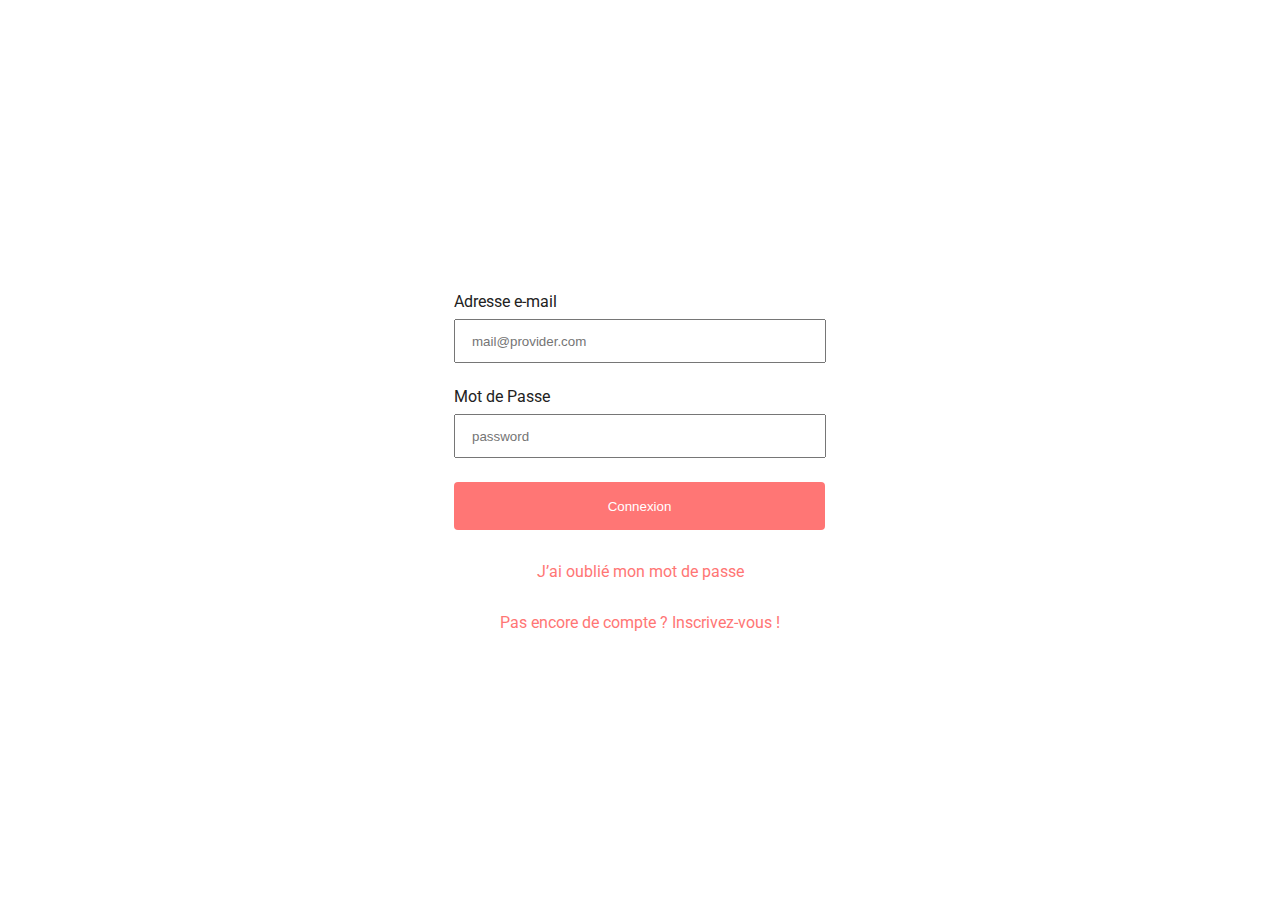
<file: index.html>
<!DOCTYPE html>
<html lang="fr">
<head>
    <meta charset="UTF-8">
    <meta http-equiv="X-UA-Compatible" content="IE=edge">
    <meta name="viewport" content="width=device-width, initial-scale=1.0">
    <title>01 Login Mobile/ Desktop</title>
    <link rel="stylesheet" href="style_login.css">
    <script type="module" src="./main_login.js" ></script>
    
    <link rel="preconnect" href="https://fonts.googleapis.com">
<link rel="preconnect" href="https://fonts.gstatic.com" crossorigin>
<link href="https://fonts.googleapis.com/css2?family=Roboto:wght@400;500&display=swap" rel="stylesheet">
</head>

<body>
    <form class="login_form">
        
        <!-- placeholder = texte fictif  --> 
        <div>
            <!-- <div class="AdresseMail"> -->
                <label for="email">Adresse e-mail</label>
                <input type="email" id="email" name="email" placeholder="mail@provider.com" />
                <span class="errorMessage" id="errorMail">Veuillez renseigner une adresse e-mail</span>
                <!-- </div> -->
           
            <!-- <div class="MotdePasse">  -->
                <label for="password">Mot de Passe</label>
                <input type="password" id="password" name="password" placeholder="password" />
                <span class="errorMessage" id="errorMDP">Veuillez renseigner un mot de passe</span>
                <span class="errorMessage" id="errorIdentifiant">Identifiants incorrects</span>
                <span class="successMessage" id="successIdentifiant">Identifiants corrects</span>
                <!-- // si identifiants corrects alors on doit passer à la page 4 du html (ajouter fct pour Connexion) -->
                <!-- </div> -->
                <button type="submit">Connexion</button>
        </div>

        <div class="MDPouCompte">
            <a href="index_forgot_password.html" class="liens">J’ai oublié mon mot de passe</a>
            <a href="index_signup.html" class="liens">Pas encore de compte ? Inscrivez-vous !</a>
        </div>
    </form>
</body>
</html>
</file>
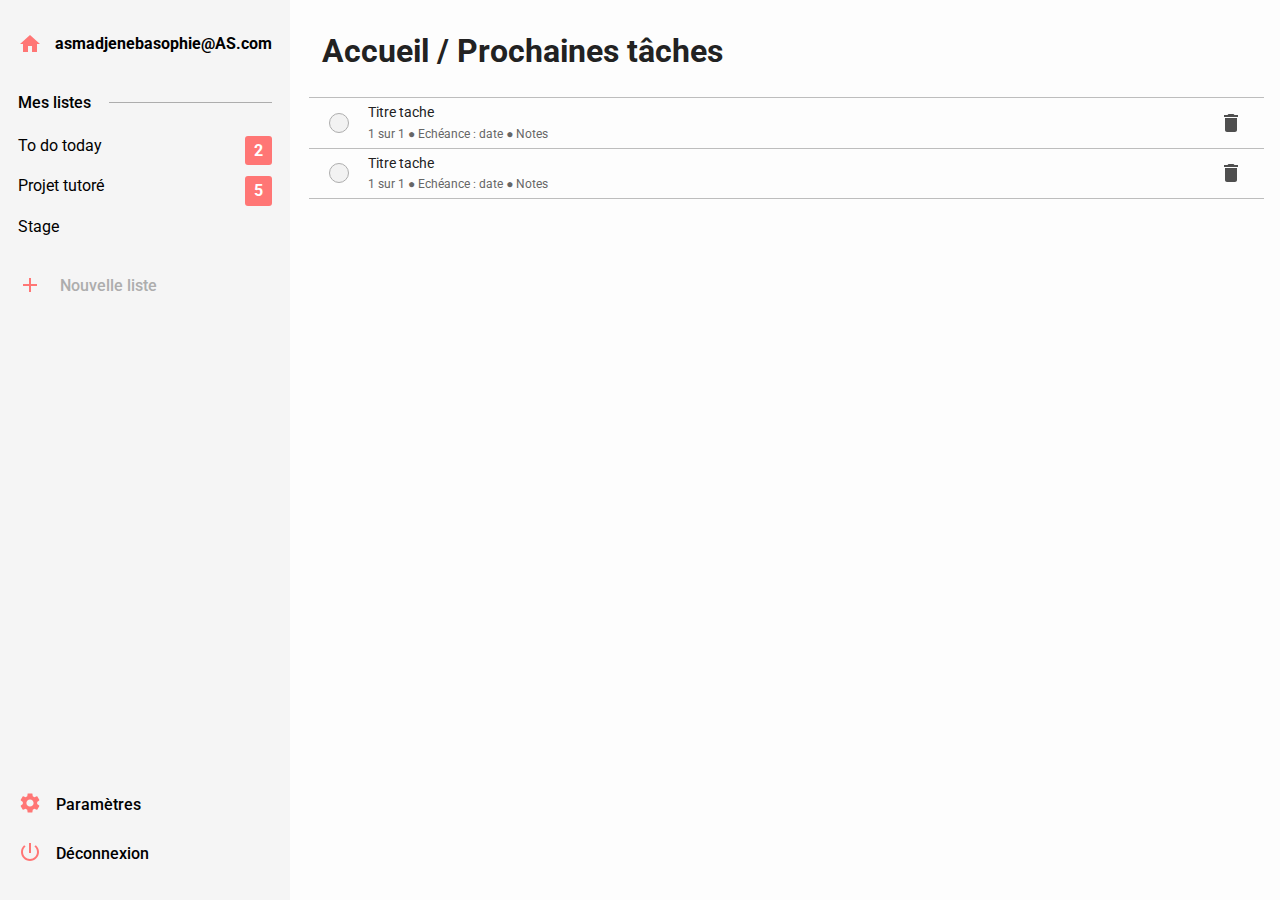
<file: home.html>
<!DOCTYPE html>
<html lang="fr">
<head>
    <meta charset="UTF-8">
    <meta http-equiv="X-UA-Compatible" content="IE=edge">
    <meta name="viewport" content="width=device-width, initial-scale=1.0">
    <title>Accueil</title>
    <link rel="preconnect" href="https://fonts.googleapis.com">
    <link rel="preconnect" href="https://fonts.gstatic.com" crossorigin>
    <link href="https://fonts.googleapis.com/css2?family=Roboto:wght@400;500;700&display=swap" rel="stylesheet">
    <style>
    @import url('https://fonts.googleapis.com/css2?family=Roboto:wght@400;500;700&display=swap');
    </style>
    <link rel="stylesheet" href="style.css">
    <script type="module" src="./main.js"></script>
</head>
<body>
    
    <div id="overlay_menu" class="hidden">
        <div class="overlay_menu_sidebar">
            <img src="images/mdi_close.svg" alt="" class="close_button">
            <div class="home_n_mail">
                <img src="images/mdi_home.svg" alt="">
                <p class="owner_mail">asmadjenebasophie@AS.com</p>
            </div>
            <div class="menu_list_title">
                <p class="menu_title">Mes listes</p>
                <div class="list_title_line"></div>
            </div>
            <ul class="menu_list">
                <li class="menu_item">
                    <p class="menu_item_text">To do today</p>
                    <p class="menu_task_count">2</p>
                </li>
                <li class="menu_item">
                    <p class="menu_item_text">Projet tutoré</p>
                    <p class="menu_task_count">5</p>
                </li>
                <li class="menu_item">
                    <p class="menu_item_text">Stage</p>
                </li>
            </ul>
            <form class="menu_add_list">
                <label for="name"></label>
                <button class="menu_add_button" type="submit"><img src="images/mdi_add.svg" alt=""></button>
                <input type="text" name="name" id="name" class="menu_add_text" placeholder="Nouvelle liste" class="new_list_name">
            </form>
            <div class="menu_space"></div>
            <footer class="menu_title menu_footer">
                <div class="menu_footers">
                    <a href="parametres.html"><img src="images/mdi_settings.svg" alt=""></a>
                    <p class="footer_text">Paramètres</p>
                </div>
                <div class="menu_footers logout">
                    <a href="#"><img src="images/mdi_power_settings_new.svg" alt=""></a>
                    <p class="footer_text">Déconnexion</p>
                </div>
        </div>
        </div>
        <div class="main">
            <header>
                <img src="images/mdi_view_headline.svg" class="menu_button">
                <h1>Accueil / Prochaines tâches</h1>
            </header>
            <main>
                <ul class="list">
                    <li class="list_element">
                        <input type="checkbox" class="checkbox">
                        <div class="list_text">
                            <p class="list_item">Titre tache</p>
                            <p class="list_detail">1 sur 1 ● Echéance : date ● Notes</p>
                        </div>
                        <img src="images/mdi_delete.svg" alt="">
                    </li>
                    <li class="list_element">
                        <input type="checkbox" class="checkbox">
                        <div class="list_text">
                            <p class="list_item">Titre tache</p>
                            <p class="list_detail">1 sur 1 ● Echéance : date ● Notes</p>
                        </div>
                        <img src="images/mdi_delete.svg" alt="">
                    </li>
                </ul>
            </main>
        </div>
        <div id="overlay_edit" class="hidden_edit">
            <div class="overlay_edit_sidebar">
                <img src="images/mdi_close.svg" alt="" class="edit_close_button">
                <form class="edit_form" action="PUT">
                    <label for="titre">Titre  
                    </label>
                    <input type="text" id="titre" name="titre" value="Ma Liste">
                    <label for="etapes">
                        Etapes  
                    </label>
                    <div class="liste_etapes">
                    <div class="etape">
                        <input type="checkbox" class="checkbox">
                        <p class="titre_etape">Etape 1</p>
                        <img src="images/mdi_remove_circle_outline.svg" alt="">
                    </div>
                    <div class="etape">
                        <input type="checkbox" class="checkbox">
                        <p class="titre_etape">Etape 2</p>
                        <img src="images/mdi_remove_circle_outline.svg" alt="">
                    </div>
                </div>
                    <div class="nouvelle_etape">
                    <input type="text" placeholder="Nouvelle étape" id="etapes" name="etapes">
                    <img class="add_button" src="images/mdi_add_b.svg" alt="">
                </div>
            
                    <label for="echenace">Echéance
                    </label>
                    <input type="date" id="echeance" name="echeance">
                    <label for="note">Note
                    </label>
                    <textarea name="note" id="note" cols="30" rows="10"></textarea>
                    <div class="edit_buttons">
                    <button class="send_edit_button button" type="button" >Envoyer</button>
                    <button class="cancel_button" type="button">Annuler</button>
                </div>
                    
                </form>
            </div>
            
            </div>
           
</body>
</html>
</file>
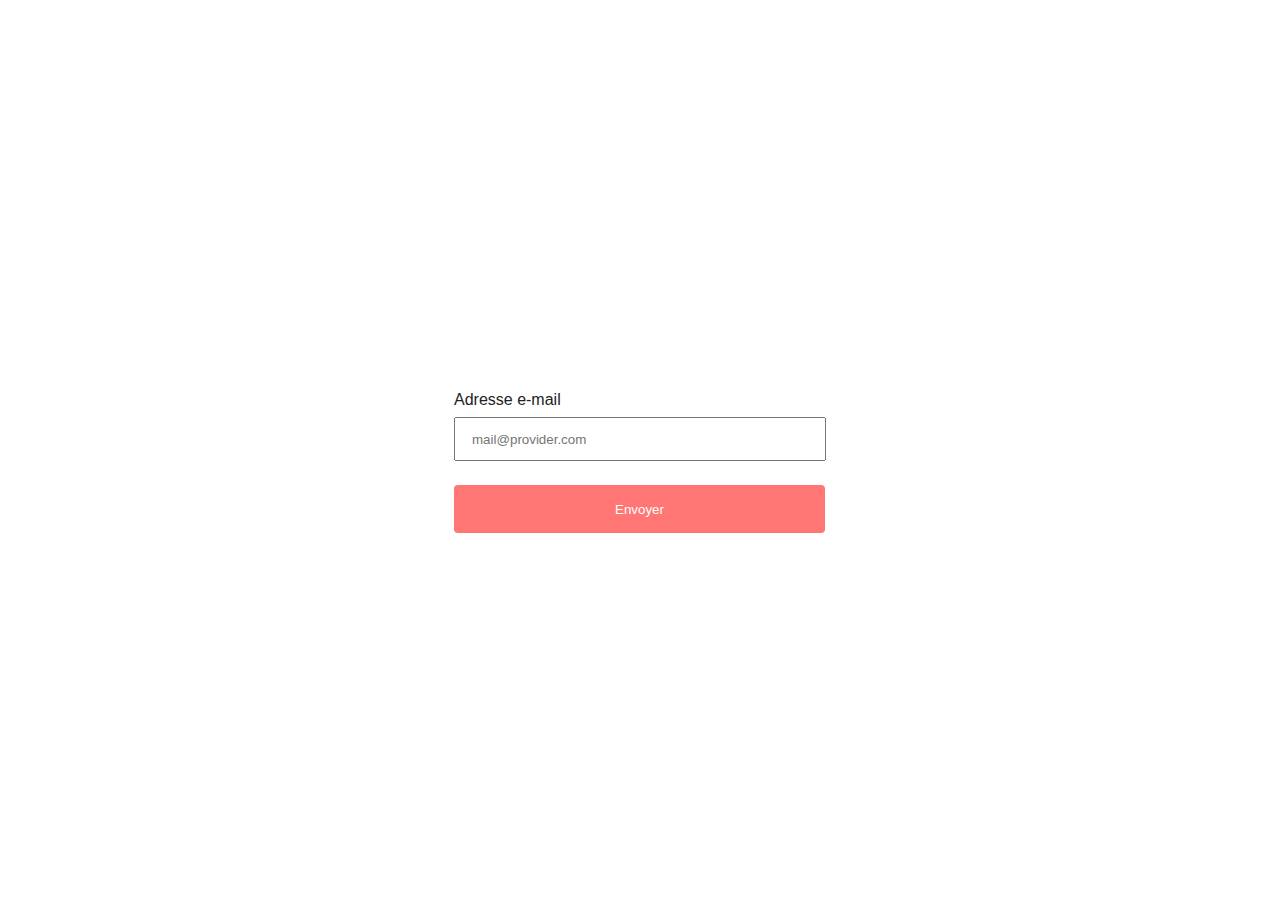
<file: index_forgot_password.html>
<!DOCTYPE html>
<html lang="fr">
<head>
    <meta charset="UTF-8">
    <meta name="viewport" content="width=device-width">
    <meta http-equiv="X-UA-Compatible" content="ie=edge">
    <title>02 Forgotten password Mobile/ Desktop</title>
    <link rel="stylesheet" href="style_forgot.css">
    <script src="forgot_password2.js"></script>
</head>

<body>
    <!-- <form action="https://http-mirror.vercel.app/api/mirror" method="post"> -->
    <form>
        
        <!-- placeholder = texte fictif  --> 
        <div>
            <!-- <div class="AdresseMail"> -->
                <label for="email">Adresse e-mail</label>
                <input type="email" id="email" name="Email" placeholder="mail@provider.com" required/>
                <span class="errorMessage" id="errorMail">Veuillez saisir une adresse e-mail</span>
            <!-- </div> -->
    
                <button type="button" onclick="testMail()">Envoyer</button>
        </div>

    </form>
    <p onclick="redirection_change_forgotten()" class="SuccessMessage" id="successEmail">Si cette adresse e-mail correspond à un compte existant, un mail y a été envoyé</p>
</body>
</html>
</file>
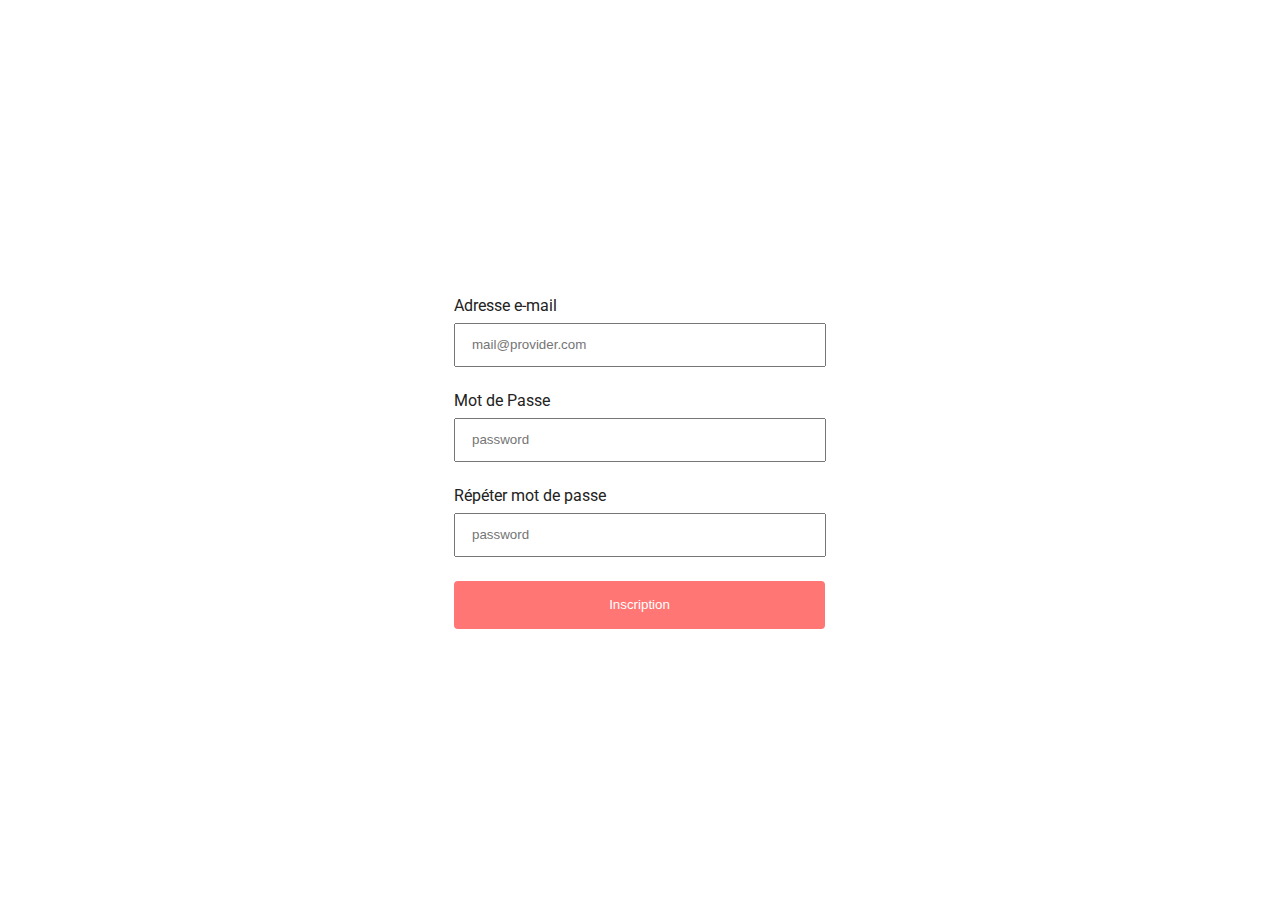
<file: index_signup.html>
<!DOCTYPE html>
<html lang="fr">
<head>
    <meta charset="UTF-8">
    <meta http-equiv="X-UA-Compatible" content="IE=edge">
    <meta name="viewport" content="width=device-width, initial-scale=1.0">
    <title>03 Signup Mobile/ Desktop</title>
    <link rel="stylesheet" href="style_signup3.css">
    <script type="module" src="signup_form.js"></script>
    
    <link rel="preconnect" href="https://fonts.googleapis.com">
<link rel="preconnect" href="https://fonts.gstatic.com" crossorigin>
<link href="https://fonts.googleapis.com/css2?family=Roboto:wght@400;500&display=swap" rel="stylesheet">
</head>

<body>
    <form action="http://localhost:3000/user" id="signup_form" class="signup_form">
        <!-- placeholder = texte fictif  --> 
        <div>
            <!-- <div class="AdresseMail"> -->
                <label for="email">Adresse e-mail</label>
                <input type="email" id="email" name="email" placeholder="mail@provider.com" />
                <span class="errorMessage" id="errorMail">Veuillez renseigner une adresse e-mail</span>
                <span class="errorMessage" id="errorMailDeja_Utilise">Cette adresse e-mail est déjà utilisée</span> 
            <!-- </div> -->
           
            <!-- <div class="MotdePasse">  -->
                <label for="password">Mot de Passe</label>
                <input type="password" id="password" name="password" placeholder="password" />
                <span class="errorMessage" id="errorMDP">Veuillez renseigner un mot de passe</span>
            <!-- </div> -->
            
             <!-- <div class="RepeterMotdePasse"> -->
                <label for="repeatpassword">Répéter mot de passe</label>
                <input type="password" id="repeatpassword" name="repeatpassword" placeholder="password" />
                <span class="errorMessage" id="errorMDP_tout">Les mots de passe ne correspondent pas</span>
            <!-- </div> -->

                <button type="submit">Inscription</button>
        </div>

        <div class="MDPouCompte">
            <p  class="SuccessMessage" id="successAccount">Un mail de confirmation vous a été envoyé</p>
        </div>
    </form>
</body>
</html>
</file>
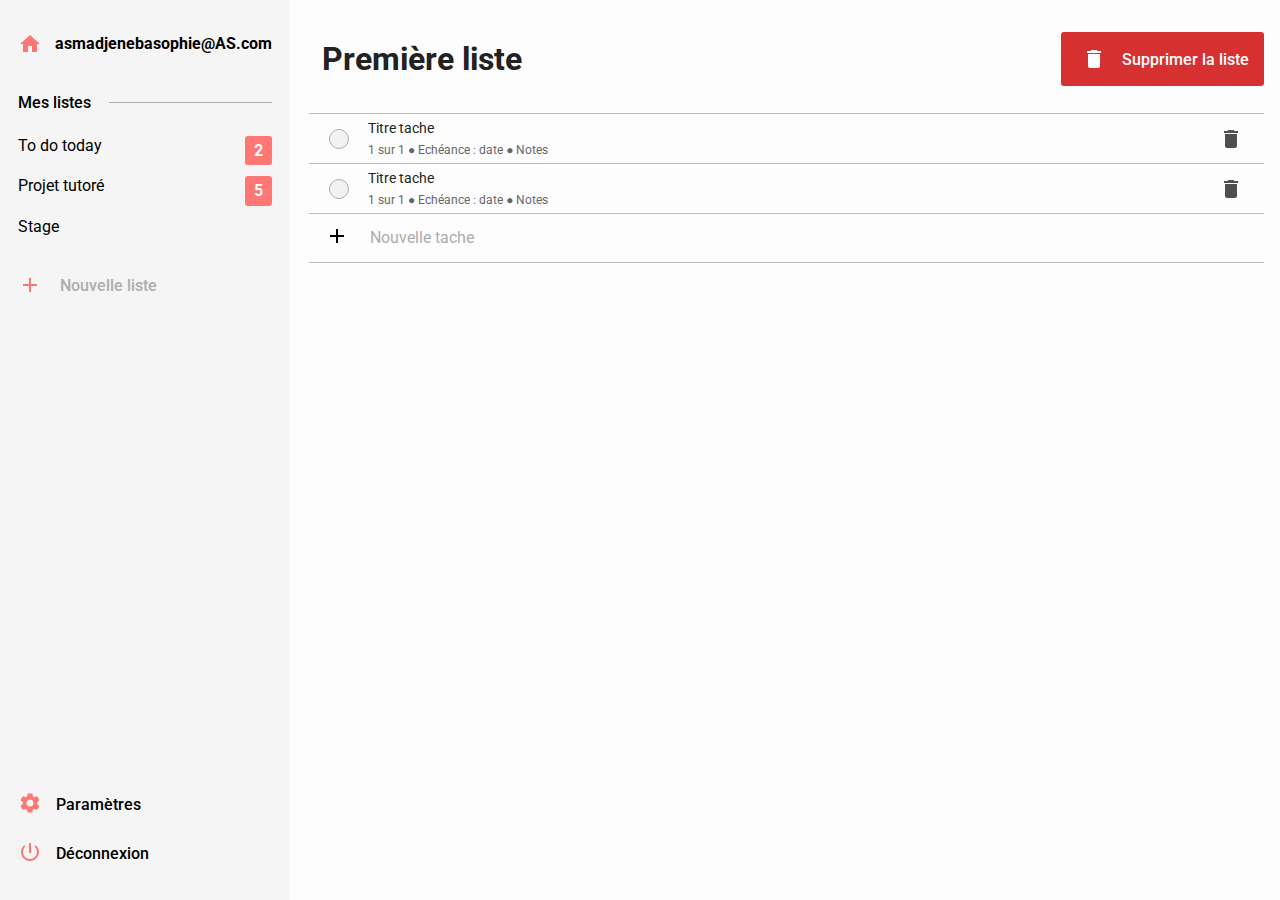
<file: listdetail.html>
<!DOCTYPE html>
<html lang="fr">
<head>
    <meta charset="UTF-8">
    <meta http-equiv="X-UA-Compatible" content="IE=edge">
    <meta name="viewport" content="width=device-width, initial-scale=1.0">
    <title>Première Liste</title>
    <link rel="preconnect" href="https://fonts.googleapis.com">
    <link rel="preconnect" href="https://fonts.gstatic.com" crossorigin>
    <link href="https://fonts.googleapis.com/css2?family=Roboto:wght@400;500;700&display=swap" rel="stylesheet">
    <style>
    @import url('https://fonts.googleapis.com/css2?family=Roboto:wght@400;500;700&display=swap');
    </style>
    <link rel="stylesheet" href="style.css">
    <script type="module" src="./main_listdetail.js"></script>
</head>
<body>
    
    <div id="overlay_menu" class="hidden">
        <div class="overlay_menu_sidebar">
            <img src="images/mdi_close.svg" alt="" class="close_button">
            <div class="home_n_mail">
                <img src="images/mdi_home.svg" alt="">
                <p class="owner_mail">asmadjenebasophie@AS.com</p>
            </div>
            <div class="menu_list_title">
                <p class="menu_title">Mes listes</p>
                <div class="list_title_line"></div>
            </div>
            <ul class="menu_list">
                <li class="menu_item">
                    <p class="menu_item_text">To do today</p>
                    <p class="menu_task_count">2</p>
                </li>
                <li class="menu_item">
                    <p class="menu_item_text">Projet tutoré</p>
                    <p class="menu_task_count">5</p>
                </li>
                <li class="menu_item">
                    <p class="menu_item_text">Stage</p>
                </li>
            </ul>
            <form class="menu_add_list">
                <label for="name"></label>
                <button class="menu_add_button" type="submit"><img src="images/mdi_add.svg" alt=""></button>
                <input type="text" name="name" id="name" class="menu_add_text" placeholder="Nouvelle liste" class="new_list_name">
            </form>
            <div class="menu_space"></div>
            <footer class="menu_title menu_footer">
                <div class="menu_footers">
                    <a href="parametres.html"><img src="images/mdi_settings.svg" alt=""></a>
                    <p class="footer_text">Paramètres</p>
                </div>
                <div class="menu_footers logout">
                    <a href="#"><img src="images/mdi_power_settings_new.svg" alt=""></a>
                    <p class="footer_text">Déconnexion</p>
                </div>
        </div>
        </div>
        <div class="main">
            <header>
                <img src="images/mdi_view_headline.svg" class="menu_button">
                <h1>Première liste</h1>
                <button type="button" id="delete_page_button" class="delete_page_button"><img src="images/mdi_delete_white.svg" alt=""><p class="text_delete_page">Supprimer la liste</p></a></button>
            </header>
            <main>
                <ul class="list">
                    <li class="list_element">
                        <input type="checkbox" class="checkbox">
                        <div class="list_text">
                            <p class="list_item">Titre tache</p>
                            <p class="list_detail">1 sur 1 ● Echéance : date ● Notes</p>
                        </div>
                        <img src="images/mdi_delete.svg" alt="">
                    </li>
                    <li class="list_element">
                        <input type="checkbox" class="checkbox">
                        <div class="list_text">
                            <p class="list_item">Titre tache</p>
                            <p class="list_detail">1 sur 1 ● Echéance : date ● Notes</p>
                        </div>
                        <img src="images/mdi_delete.svg" alt="">
                    </li>
                </ul>
                        <form class="add_task">
                            <label for="taskname"></label>
                            <button class="menu_add_button add_task_button" type="button"><img src="images/mdi_add_b.svg" alt=""></button>
                            <input type="text" name="taskname" id="taskname" class="new_task_text" placeholder="Nouvelle tache" >
                        </form>
                    
                
            </main>
        </div>
        <div id="overlay_edit" class="hidden_edit">
            <div class="overlay_edit_sidebar">
                <img src="images/mdi_close.svg" alt="" class="edit_close_button">
                <form class="edit_form" action="PUT">
                    <label for="titre">Titre  
                    </label>
                    <input type="text" id="titre" name="titre" value="Ma Liste">
                    <label for="etapes">
                        Etapes  
                    </label>
                    <div class="liste_etapes">
                    <div class="etape">
                        <input type="checkbox" class="checkbox">
                        <p class="titre_etape">Etape 1</p>
                        <img src="images/mdi_remove_circle_outline.svg" alt="">
                    </div>
                    <div class="etape">
                        <input type="checkbox" class="checkbox">
                        <p class="titre_etape">Etape 2</p>
                        <img src="images/mdi_remove_circle_outline.svg" alt="">
                    </div>
                </div>
                    <div class="nouvelle_etape">
                    <input type="text" placeholder="Nouvelle étape" id="etapes" name="etapes">
                    <img class="add_button" src="images/mdi_add_b.svg" alt="">
                </div>
            
                    <label for="echenace">Echéance
                    </label>
                    <input type="date" id="echeance" name="echeance">
                    <label for="note">Note
                    </label>
                    <textarea name="note" id="note" cols="30" rows="10"></textarea>
                    <div class="edit_buttons">
                    <button class="send_edit_button button" type="button" >Envoyer</button>
                    <button class="cancel_button" type="button">Annuler</button>
                </div>
                    
                </form>
            </div>
            
            </div>
           <div id="delete_popup" class="hidden_delete">
            <div class="delete_popup">
                <h2 class="delete_title">Supprimer la liste ?</h2>
                <p>
                    Après avoir été supprimée, une liste ne peut pas être récupérée. Êtes-vous certain(e) de vouloir supprimer la liste “Première liste” ?
                </p>
                <div class="delete_buttons">
                    <button type="button" id="final_delete" class="delete_page_button"><img src="images/mdi_delete_white.svg" alt=""><p class="text_delete_page">Supprimer la liste</p></a></button>
                    <button type="button" class="cancel_delete"><img src="images/mdi_arrow_back.svg" alt=""><p class="cancel_delete_text">Annuler</p></button>
                </div>
            </div>

           </div>
</body>
</html>
</file>
<file: style_login.css>
/* ////////////// Partie Deskop ////////////////// */
html,
body{
    display: flex;
    background-color:#E5E5E5;
    font-family: 'Roboto',sans-serif;
    font-weight: 400;
    justify-content: center;
    align-items: center;
    color: #222222;
    min-height: 100%;
    min-width: 100%;
}

/* /////////////// Partie Mobile ///////////////// */

@media screen and (min-width: 1000px){
    html,
    body {
        background-color: hsla(0, 0%, 100%, 1);
        margin-left: auto;
        margin-right: auto;
    }
}


input{
    display: flex;
    flex-direction: column;
    align-content: center;
    min-width: 350px; 
    min-height: 38px;
    line-height: 18,75px;
    padding-left: 16px;
    margin-top: 8px;
    margin-bottom: 0;
}

.AdresseMail > *{
    margin-bottom: 8px;
}

button{
    border-radius: 4px;
    color: #FFFFFF;
    align-items: center; 
    justify-content: center;
    border: none;
    min-width : 371px;
    min-height: 48px;
    background: #FF7675;
    margin-top: 24px;
}
button:focus{
    background: #E06867;
}
label{
    margin-top: 24px;
    display: block;
}
.MDPouCompte{
    display: grid;
    text-align: center;
}
.errorMessage{
    display: none;
    color: #D63031;
    font-family: 'Roboto', sans-serif;
    font-weight: 400;
    text-align: left;
    margin-top: 8px;
}
#errorIdentifiant{
    margin-bottom: 0;
    text-align: center;
}

#successIdentifiant{
    display: none;
    text-align: center;
    color:hsla(145, 63%, 42%, 1);
    margin-top: 32px;
}

.liens{
    text-decoration: none;
    color: #FF7675;
    font-family: 'Roboto', sans-serif;
    font-weight: 400;
    padding-top: 32px;
}
</file>
<file: style.css>
html{
  box-sizing: border-box;
}

*, *::before,*::after{
  box-sizing: inherit;
}

body{
  
  font-family: 'Roboto', sans-serif;
  font-size: 1rem;
  line-height: 1.2;
  background-color: #E5E5E5;
  margin: 0;
}

header{
  display: flex;
  background-color: #FF7675;
  padding: 16px;
  align-items: center;
  margin-bottom: 24px;
  box-shadow: 0px 2px 2px rgba(0, 0, 0, 0.25);
  
}

.menu_button{
  width: 16px;
  margin-right: 20px;
  
}

h1{
  font-size: 1.125rem;
  color : #FFFFFF;
  font-weight: 500;
  margin: 0;
  flex-grow: 1;
  
}

.checkbox{
  -webkit-appearance: none;
  background-color: #F2F2F2;
  border: 1px solid #ADADAD;
  width: 20px;
  height: 20px;
  border-radius: 50%;
}

.list_item{
  font-size: 0.875rem;
  color : #222222;
  margin-top: 6px;
  margin-bottom: 6px;
}

.new_task_text{
  font-size: 0.875rem;
  padding:16px 0 16px 21px ;
  border: none;
}


.list_detail{
  font-size: 0.75rem;
  color : #666666;
  margin: 0;
  margin-bottom: 6px;
}

li{
  list-style: none;
}

.list_element{
  display: flex;
  align-items: center;
  border-bottom: 1px solid #BDBDBD;
  padding-left: 16px;
  padding-right: 21px;
}

.add_task{
  display: flex;
  align-items: center;
  border-bottom: 1px solid #BDBDBD;
  padding-left: 16px;
  padding-right: 21px;
}

.list:first-child{
  border-top: 1px solid #BDBDBD;
}

.list_text{
  margin-left: 16px;
  flex-grow: 1;
}

.list{
  margin :0;
  padding: 0;
}

.checkbox:checked{
  background-color: #FF7675;
  background-image: url("images/mdi_check.svg");
  background-repeat: no-repeat;
  background-position: center;
  width: 20px;
  height: 20px;
  border-radius: 50%; 
}

.checkbox:checked + div .list_item{
  font-size: 0.875;
  color : #666666;
  margin-top: 6px;
  margin-bottom: 6px;
  text-decoration: line-through;
}

.overlay_menu{
  width: 100%;
  height: 100%;
  display: grid;
  grid-template-columns: 350px ;
  position: fixed;
  top: 0;
  left: 0;
  background-color: rgb(0, 0, 0, 0.4);
  
}

.overlay_edit{
  justify-content: end;
  width: 100%;
  height: 100%;
  display: grid;
  grid-template-columns: 350px ;
  position: fixed;
  top: 0;
  left: 0;
  background-color: rgb(0, 0, 0, 0.4);
  
}

.overlay_edit_sidebar{
  display: flex;
  flex-direction: column;
  padding: 16px;
  background-color: #FFFFFF;
}


.overlay_menu_sidebar{
  display: flex;
  flex-direction: column;
  padding: 16px;
  background-color: #FFFFFF;
}

.overlay_menu_background{
  background-color: rgb(0, 0, 0, 0.4);
  
}

.close_button{
  width: 14px;
  margin-bottom: 38px;
}

.edit_close_button{
  margin-left: auto;
  width: 14px;
  margin-bottom: 21px;
}



.home_n_mail{
  display: flex;
  align-items: center;
  margin-bottom: 37px;
}

.owner_mail{
  margin: 0;
  margin-left: 13px;
  font-weight: 700;
  color : #000000;
}

.menu_list_title{
  display : flex;
  align-items: center;
}

.menu_title{
  margin: 0;
  margin-right: 18px;
  font-weight: 500;
  color : #000000;
}

.list_title_line{
  flex-grow: 1;
  border-top: 1px solid #ADADAD;
}

#taskname{
  background-color: transparent;
}

.delete_page_button{
  background-color: transparent;
  border: none;
}

.text_delete_page{
  display: none;
}

.menu_list{
  padding: 0;
  margin-top: 24px;
}

.menu_item{
  display :flex;
  margin-bottom: 11px;
}

.menu_item_text{
  margin: 0;
  color : #000000;
  flex-grow: 1;
  margin-bottom: 10px;
}


.menu_task_count{

  font-weight: 700;
  font-size: 0.75;
  color: #FFFFFF;
  background-color: #FF7675;
  padding : 5px 9px;
  margin : 0;
  border-radius: 3px;
}

.menu_add_list{
  align-items: center;
  display: flex;
}

.menu_add_button{
  padding: 0;
  background: none;
  border: none;
}

article{
  display: flex;
  flex-direction: column;
}

.menu_space{
  flex-grow: 1;
}

.menu_add_text{
  background: none;
  border: none;
  margin: 0;
  padding: 0;
  margin-left: 18px;
  font-weight: 500;
  color:#222222;
}

.menu_footer{
  margin-top: auto;
}

.menu_footers{
  align-items: center;
  display : flex;
}

.menu_footers:first-of-type{
  margin-bottom: 21px;
}

.footer_text{
  margin: 0;
  margin-left: 14px;
}

.formulaire{
  color: #222222;
  margin: auto;
  margin-top: 50vh;
  transform: translateY(-50%); 
  width: 350px;
  display: flex;
  flex-direction: column;
  justify-content: center;
}

.label{
  margin-bottom: 8px;
}

::placeholder{
  color: #ADADAD;
  font-family: 'Roboto', sans-serif;
  font-size: 1rem;
}

input [type="text"]{
  padding: 15px;
  background: #FFFFFF;
  border: 1px solid #ADADAD;
  border-radius: 4px;
  margin-bottom: 17px;
}

.button{
  font-weight: 500;
  color: #FFFFFF;
  background-color: #FF7675;
  padding: 15px;
  justify-content: center;
  border: none;
  border-radius: 4px;
}

.edit_form{
  display: flex;
  flex-direction: column;
  margin-top: auto;
  margin-bottom: auto;
}

.etape{
  display: flex;
  padding: 15px;
  border: 1px solid #ADADAD;
  border-radius: 4px;
  margin-bottom: 8px;
}

.edit_form label{
  color: #222222;
  margin-bottom: 8px;
}

.success{
  color: #27AE60;
}

.error{
  color: #D63031;
}

.last_input{
  margin-bottom: 24px;
}

.hidden{
  display: none;
}

.edit_form input[type="text"],[type="date"],[type="email"], .edit_form textarea{
  font-family: 'Roboto', sans-serif;
  font-size: 1rem;
  color: #222222;
  padding: 15px;
  border: 1px solid #ADADAD;
  border-radius: 4px;
  margin-bottom: 24px;
}

.titre_etape{
  margin: 0;
  color: #222222;
  margin-left: 20px;
  flex-grow: 1;
}

#etapes{
  width: 100%;
}

.nouvelle_etape{
  position: relative;
}

.add_button{
  position: absolute;
  bottom: 50%;
  right: 19px;
}

.edit_buttons{
  flex-grow: 1;
  display: flex;
  
}

.edit_buttons *{
  flex-grow: 1;
}

.cancel_button{
  font-weight: 500;
  color: #FFFFFF;
  background-color: #BDBDBD;
  padding: 15px;
  justify-content: center;
  border: none;
  border-radius: 4px;
  margin-left: 26px;
}

button{
  font-family: inherit;
  font-size: inherit;
}

.hidden_edit{
  display: none;
}

.hidden_delete{
  display: none;
}

.delete_popup_background{
  display: flex;
  width: 100%;
  height: 100%;
  position: fixed;
  background-color: rgb(0, 0, 0, 0.4);
}

.delete_popup{
  background-color: #FFFFFF;
 padding: 18px 16px 24px 16px;
 border-radius: 3px;
 width: 40%;
 margin-top: auto;
 margin-bottom: auto;
 margin-left: auto;
 margin-right: auto;
 color: #000000;
}

.delete_title{
  font-weight: 500;
  font-size: 1.5;
  margin: 0;
}

.delete_buttons{
  display: flex;
  
}

.cancel_delete{
  display: flex;
  margin-left: auto;
  align-items: center;
  border: none;
  background-color: #c4c4c4;
  border-radius: 3px;
  padding: 15px;
  
}

.cancel_delete_text{
  color: #FFFFFF;
  font-weight: 500;
  margin: 0;
  margin-left: 20px;
}






@media screen and (min-width:1000px){


  html, body { height : 100%; }

  body{
      display: flex;
      background-color: #FDFDFD;
      
  }

  .overlay_menu{
      position: static;
      
  }

  .overlay_edit{
      height:100%;
  }

  .hidden{
      display: flex;  
  }

  header{
      background-color: transparent;
      box-shadow: none;
      padding: 0;
      margin-bottom: 27px;
  }

  .overlay_edit_sidebar{
      background-color: #f5f5f5;
  }

  .overlay_menu_sidebar{
      background-color: #f5f5f5;
      padding: 32px 18px;
  }



  .main{
      flex-grow: 1;
      padding: 32px 16px 0 19px;
  }

  .close_button, .menu_button{
      display: none;
     
  }

  h1{
      font-size: 2rem;
      font-weight: 700;
      color: #222222;
      padding: 0;
      padding-left: 13px;
      
  }

  .delete_page_button{
    display: flex;
    align-items: center;
    background-color: #D63031;
    border: none;
    padding: 15px;
    padding-left: 21px;
    border-radius: 3px;
  }

  .text_delete_page{
    display: inline;
    color: #FFFFFF;
    font-family: 'Roboto', sans-serif;
    font-weight: 500;
    margin: 0;
    margin-left: 16px;
    
  }
  


}
</file>
<file: style_forgot.css>
/* ////////////// Partie Deskop + Mobile ////////////////// */
html,
body{
    display: flex;
    background-color:white;
    font-family: 'Roboto',sans-serif;
    font-weight: 400;
    justify-content: center;
    align-items: center;
    color: #222222;
    min-height: 100%;
    min-width: 100%;
    flex-direction: column;
}

/* /////////////// Partie Mobile ///////////////// */

@media screen and (min-width: 1000px){
    html,
    body {
        margin-left: auto;
        margin-right: auto;
    }
}

input{
    display: flex;
    flex-direction: column;
    align-content: center;
    min-width: 350px;
    min-height: 38px;
    line-height: 18,75px;
    padding-left: 16px;
    margin-top: 8px;
    margin-bottom: 0;
}

button:focus{
    background: #E06867;
}

.AdresseMail > *{
    margin-bottom: 8px;
}

button{
    border-radius: 4px;
    color: #FFFFFF;
    align-items: center; 
    justify-content: center;
    border: none;
    min-width : 371px;
    min-height: 48px;
    background: #FF7675;
    margin-top: 24px;
}
label{
    margin-top: 24px;
    display: block;
}

.errorMessage{
    display: none;
    color:hsla(360, 67%, 51%, 1);
    font-family: 'Roboto', sans-serif;
    font-weight: 400;
    text-align: left;
    margin-top: 8px;
}
#successEmail{
    display: none;
    text-align: center;
    color:hsla(145, 63%, 42%, 1);
    position:absolute;
    top: 65%;
}
#successMDP{
    display: none;
    text-align: center;
    color:hsla(145, 63%, 42%, 1);
    margin-top: 32px;
}
</file>
<file: style_signup3.css>
/* ////////////// Partie Deskop + Mobile ////////////////// */
html,
body{
    display: flex;
    background-color:white;
    font-family: 'Roboto',sans-serif;
    font-weight: 400;
    justify-content: center;
    align-items: center;
    color: #222222;
    min-height: 100%;
    min-width: 100%;
    flex-direction: column;
}

/* /////////////// Partie Mobile ///////////////// */

@media screen and (min-width: 1000px){
    html,
    body {
        margin-left: auto;
        margin-right: auto;
    }
}


input{
    display: flex;
    flex-direction: column;
    align-content: center;
    min-width: 350px;
    min-height: 38px;
    line-height: 18,75px;
    padding-left: 16px;
    margin-top: 8px;
    margin-bottom: 0;
}

button:focus{
    background: #E06867;
}

.AdresseMail > *{
    margin-bottom: 8px;
}

button{
    border-radius: 4px;
    color: #FFFFFF;
    align-items: center; 
    justify-content: center;
    border: none;
    min-width : 371px;
    min-height: 48px;
    background: #FF7675;
    margin-top: 24px;
}
label{
    margin-top: 24px;
    display: block;
}

.errorMessage{
    display: none;
    color:hsla(360, 67%, 51%, 1);
    font-family: 'Roboto', sans-serif;
    font-weight: 400;
    text-align: left;
    margin-top: 8px;
}

#successAccount{
    display: none;
    text-align: center;
    color:hsla(145, 63%, 42%, 1);
    margin-top: 32px;
}
</file>
